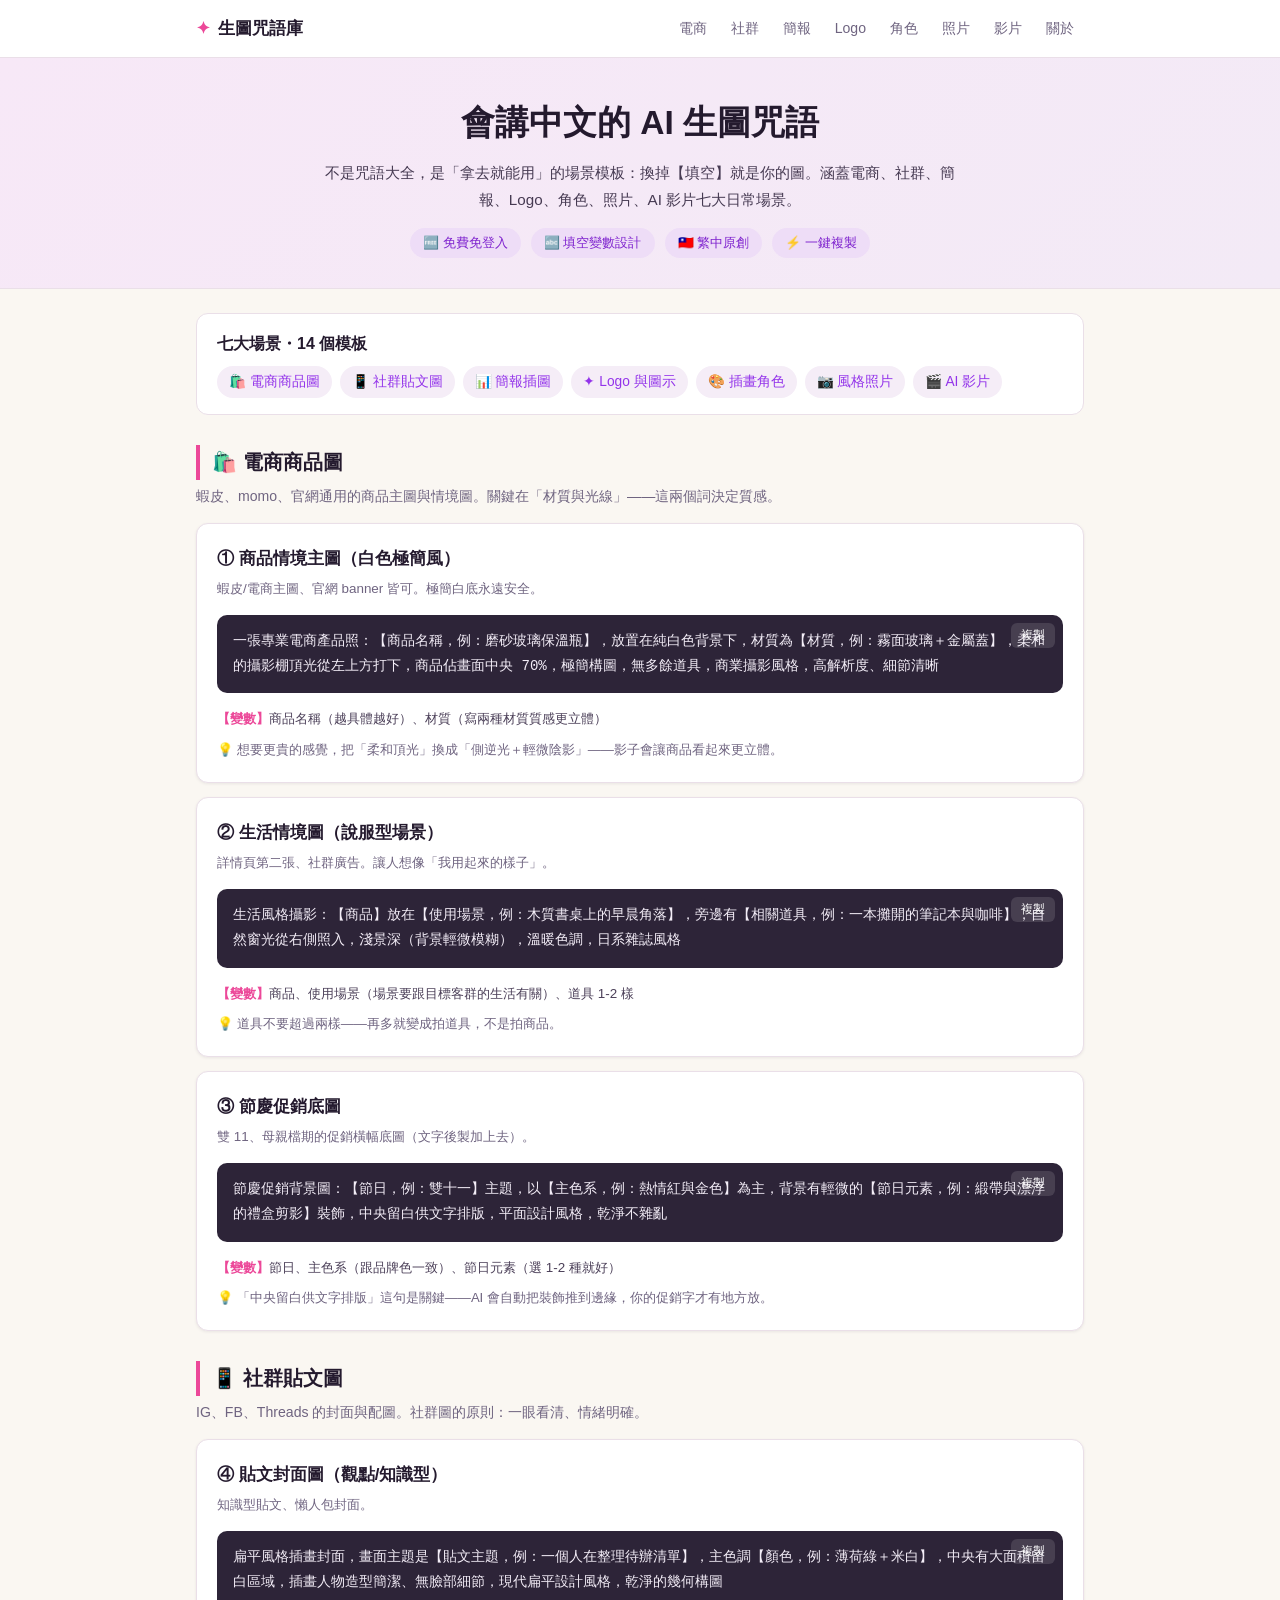
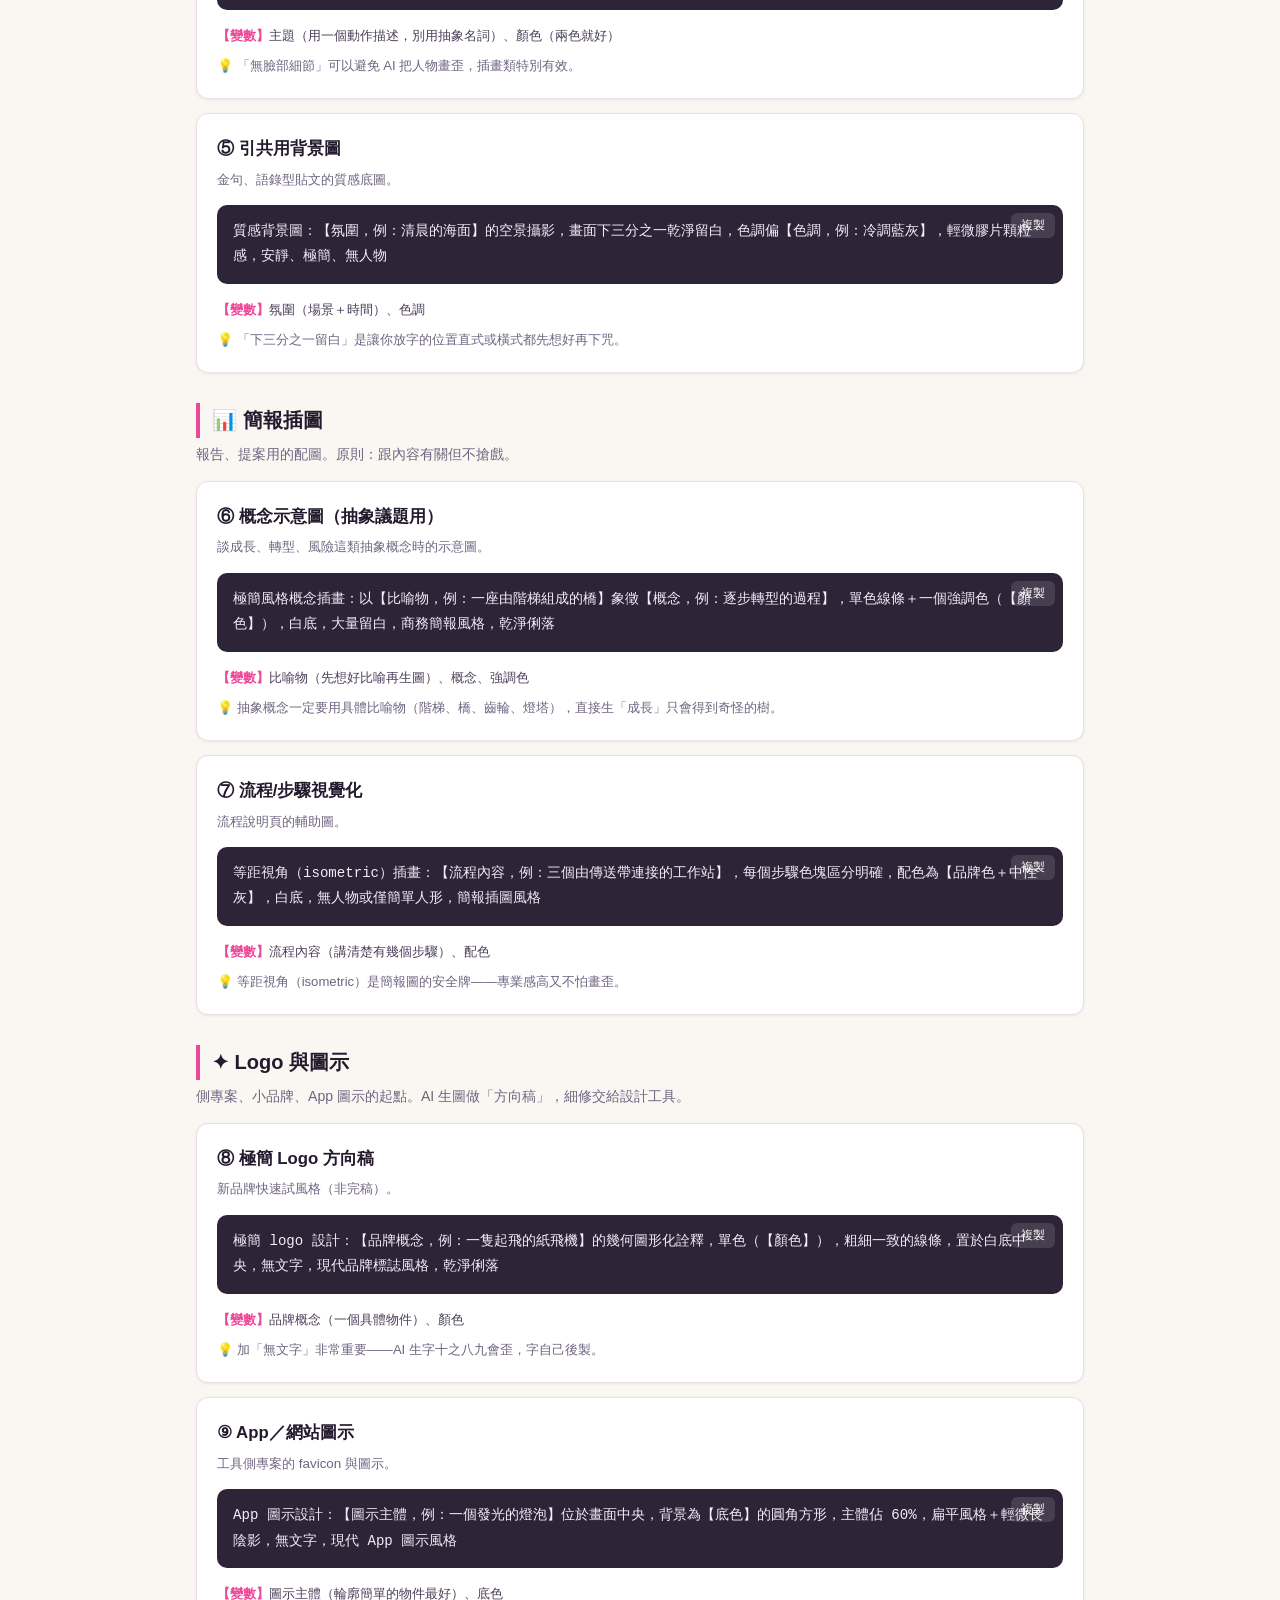
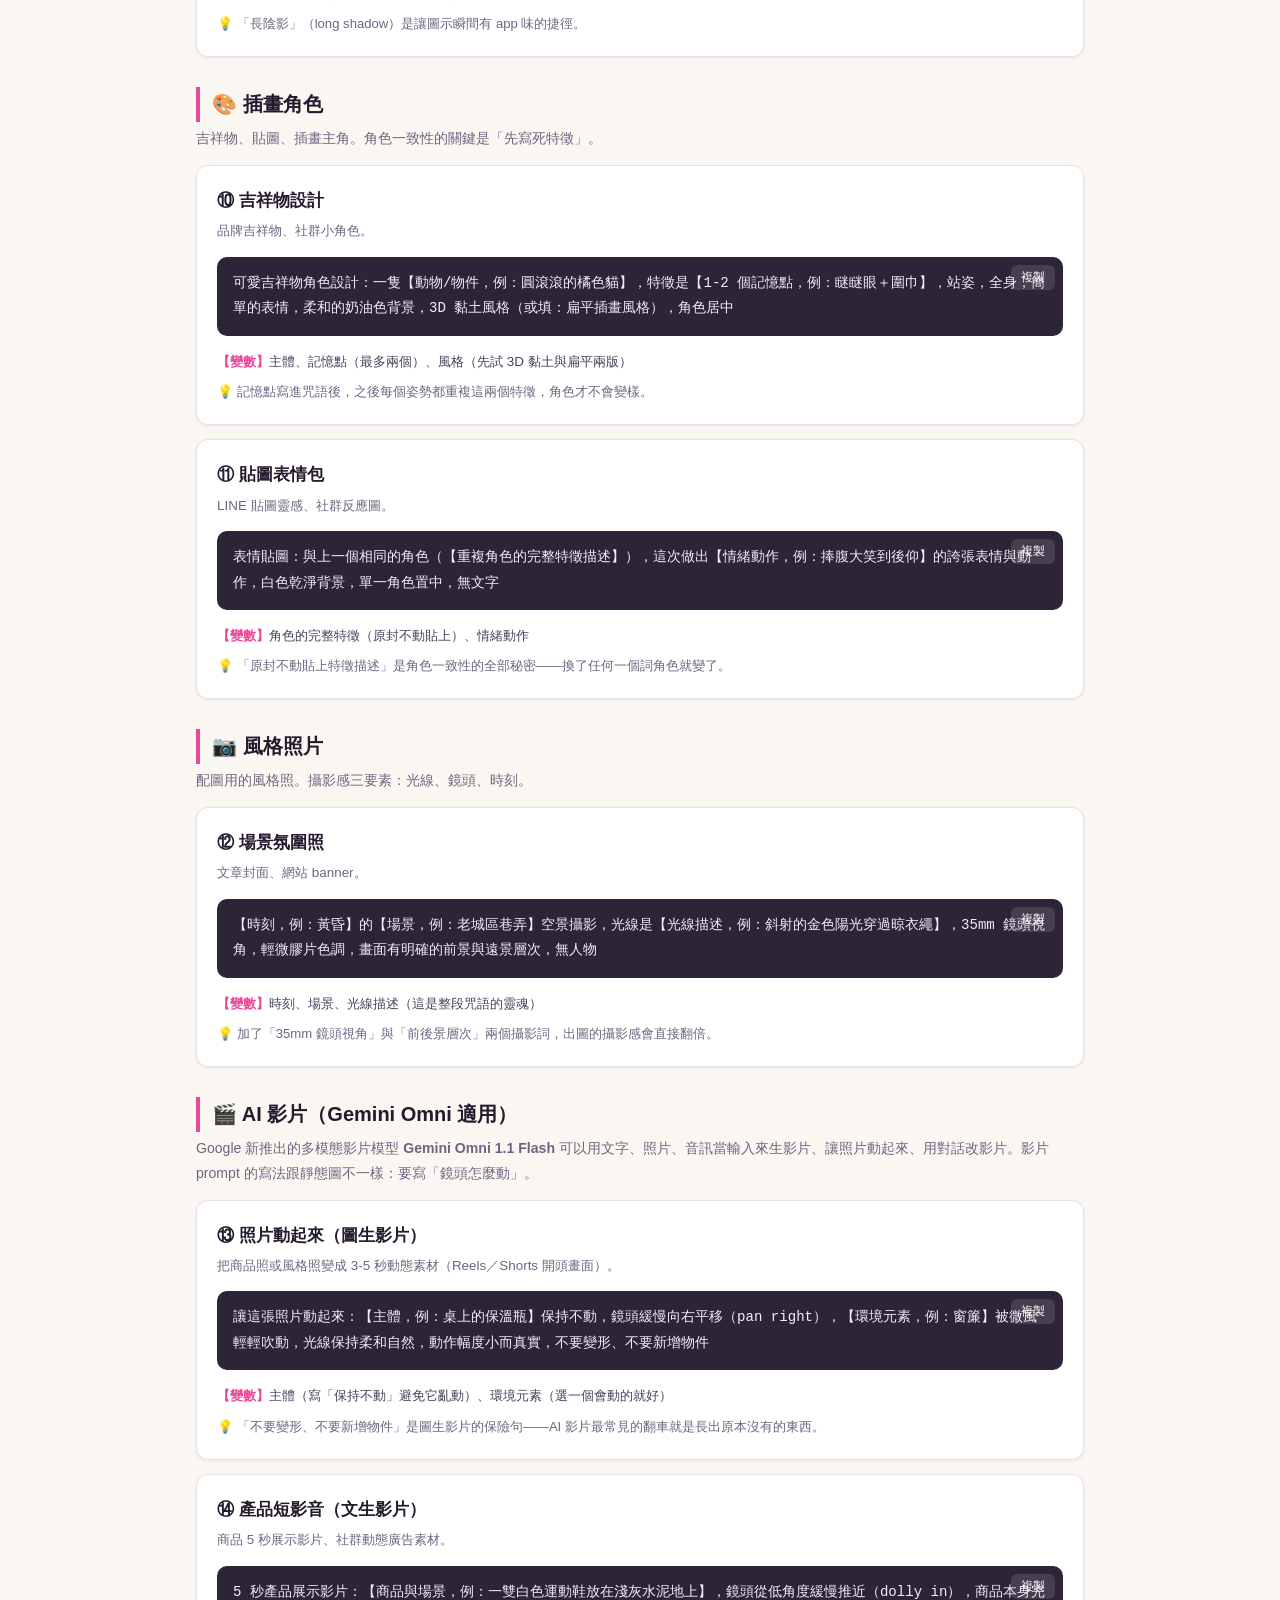
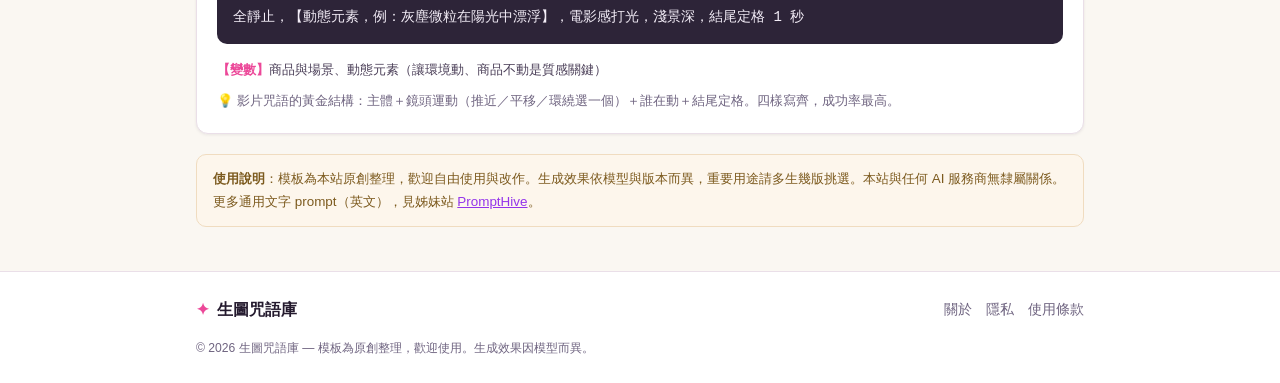
<file: index.html>
<!DOCTYPE html>
<html lang="zh-Hant">
<head>
<meta charset="UTF-8">
<meta name="viewport" content="width=device-width, initial-scale=1.0">
<title>生圖咒語庫｜中文 AI 圖像與影片 Prompt 模板——電商商品圖・社群貼圖・AI 影片【免費複製】</title>
<meta name="description" content="中文 AI 生圖提示詞模板庫：電商商品圖、社群貼文圖、簡報插圖、Logo、插畫角色、風格照片、AI 影片（Gemini Omni 適用）——每個模板附填空變數與使用技巧，一鍵複製，免費免登入。">
<meta name="keywords" content="生圖咒語, AI 生圖 prompt, 圖像生成 提示詞, 中文 prompt 模板, GPT-Image, 商品圖 prompt, AI 繪圖 關鍵字, prompt 範例, AI 影片 prompt, Gemini Omni 1.1 Flash, 照片動起來, 圖生影片">
<meta name="robots" content="index, follow">
<meta name="google-site-verification" content="uClyHOqctJ-RXdAOLDhKgkXRgO4AR02X2c3ocd_wlfQ">
<link rel="canonical" href="https://yam4111887-gif.github.io/prompt-gallery/">
<meta property="og:type" content="website">
<meta property="og:site_name" content="生圖咒語庫">
<meta property="og:title" content="生圖咒語庫 — 中文 AI 圖像 Prompt 模板（免費複製）">
<meta property="og:description" content="14 個場景化中文生圖與影片模板：填空變數＋技巧，一鍵複製。">
<link rel="stylesheet" href="style.css">
<script type="application/ld+json">
{
  "@context": "https://schema.org",
  "@type": "WebSite",
  "name": "生圖咒語庫",
  "url": "https://yam4111887-gif.github.io/prompt-gallery/",
  "description": "中文 AI 圖像生成提示詞模板庫：場景化、填空變數、免費複製。",
  "inLanguage": "zh-Hant"
}
</script>
</head>
<body>
<header class="site-header">
  <div class="nav-inner">
    <a class="logo" href="index.html"><span class="mark">✦</span>生圖咒語庫</a>
    <nav class="nav-links">
      <a href="#ec">電商</a>
      <a href="#social">社群</a>
      <a href="#deck">簡報</a>
      <a href="#logo">Logo</a>
      <a href="#character">角色</a>
      <a href="#photo">照片</a>
      <a href="#video">影片</a>
      <a href="about.html">關於</a>
    </nav>
  </div>
</header>

<section id="hero">
  <h1>會講中文的 AI 生圖咒語</h1>
  <p class="hero-sub">不是咒語大全，是「拿去就能用」的場景模板：換掉【填空】就是你的圖。涵蓋電商、社群、簡報、Logo、角色、照片、AI 影片七大日常場景。</p>
  <div class="badges">
    <span class="badge">🆓 免費免登入</span>
    <span class="badge">🔤 填空變數設計</span>
    <span class="badge">🇹🇼 繁中原創</span>
    <span class="badge">⚡ 一鍵複製</span>
  </div>
</section>

<main>
  <div class="toc">
    <h2>七大場景・14 個模板</h2>
    <div class="toc-links">
      <a href="#ec">🛍️ 電商商品圖</a><a href="#social">📱 社群貼文圖</a><a href="#deck">📊 簡報插圖</a>
      <a href="#logo">✦ Logo 與圖示</a><a href="#character">🎨 插畫角色</a><a href="#photo">📷 風格照片</a>
      <a href="#video">🎬 AI 影片</a>
    </div>
  </div>

  <section class="category" id="ec">
    <h2>🛍️ 電商商品圖</h2>
    <p class="cat-desc">蝦皮、momo、官網通用的商品主圖與情境圖。關鍵在「材質與光線」——這兩個詞決定質感。</p>

    <div class="tmpl">
      <h3>① 商品情境主圖（白色極簡風）</h3>
      <p class="use">蝦皮/電商主圖、官網 banner 皆可。極簡白底永遠安全。</p>
      <pre>一張專業電商產品照：【商品名稱，例：磨砂玻璃保溫瓶】，放置在純白色背景下，材質為【材質，例：霧面玻璃＋金屬蓋】，柔和的攝影棚頂光從左上方打下，商品佔畫面中央 70%，極簡構圖，無多餘道具，商業攝影風格，高解析度、細節清晰</pre>
      <p class="vars"><strong>【變數】</strong>商品名稱（越具體越好）、材質（寫兩種材質質感更立體）</p>
      <p class="tip">想要更貴的感覺，把「柔和頂光」換成「側逆光＋輕微陰影」——影子會讓商品看起來更立體。</p>
    </div>

    <div class="tmpl">
      <h3>② 生活情境圖（說服型場景）</h3>
      <p class="use">詳情頁第二張、社群廣告。讓人想像「我用起來的樣子」。</p>
      <pre>生活風格攝影：【商品】放在【使用場景，例：木質書桌上的早晨角落】，旁邊有【相關道具，例：一本攤開的筆記本與咖啡】，自然窗光從右側照入，淺景深（背景輕微模糊），溫暖色調，日系雜誌風格</pre>
      <p class="vars"><strong>【變數】</strong>商品、使用場景（場景要跟目標客群的生活有關）、道具 1-2 樣</p>
      <p class="tip">道具不要超過兩樣——再多就變成拍道具，不是拍商品。</p>
    </div>

    <div class="tmpl">
      <h3>③ 節慶促銷底圖</h3>
      <p class="use">雙 11、母親檔期的促銷橫幅底圖（文字後製加上去）。</p>
      <pre>節慶促銷背景圖：【節日，例：雙十一】主題，以【主色系，例：熱情紅與金色】為主，背景有輕微的【節日元素，例：緞帶與漂浮的禮盒剪影】裝飾，中央留白供文字排版，平面設計風格，乾淨不雜亂</pre>
      <p class="vars"><strong>【變數】</strong>節日、主色系（跟品牌色一致）、節日元素（選 1-2 種就好）</p>
      <p class="tip">「中央留白供文字排版」這句是關鍵——AI 會自動把裝飾推到邊緣，你的促銷字才有地方放。</p>
    </div>
  </section>

  <section class="category" id="social">
    <h2>📱 社群貼文圖</h2>
    <p class="cat-desc">IG、FB、Threads 的封面與配圖。社群圖的原則：一眼看清、情緒明確。</p>

    <div class="tmpl">
      <h3>④ 貼文封面圖（觀點/知識型）</h3>
      <p class="use">知識型貼文、懶人包封面。</p>
      <pre>扁平風格插畫封面，畫面主題是【貼文主題，例：一個人在整理待辦清單】，主色調【顏色，例：薄荷綠＋米白】，中央有大面積留白區域，插畫人物造型簡潔、無臉部細節，現代扁平設計風格，乾淨的幾何構圖</pre>
      <p class="vars"><strong>【變數】</strong>主題（用一個動作描述，別用抽象名詞）、顏色（兩色就好）</p>
      <p class="tip">「無臉部細節」可以避免 AI 把人物畫歪，插畫類特別有效。</p>
    </div>

    <div class="tmpl">
      <h3>⑤ 引共用背景圖</h3>
      <p class="use">金句、語錄型貼文的質感底圖。</p>
      <pre>質感背景圖：【氛圍，例：清晨的海面】的空景攝影，畫面下三分之一乾淨留白，色調偏【色調，例：冷調藍灰】，輕微膠片顆粒感，安靜、極簡、無人物</pre>
      <p class="vars"><strong>【變數】</strong>氛圍（場景＋時間）、色調</p>
      <p class="tip">「下三分之一留白」是讓你放字的位置直式或橫式都先想好再下咒。</p>
    </div>
  </section>

  <section class="category" id="deck">
    <h2>📊 簡報插圖</h2>
    <p class="cat-desc">報告、提案用的配圖。原則：跟內容有關但不搶戲。</p>

    <div class="tmpl">
      <h3>⑥ 概念示意圖（抽象議題用）</h3>
      <p class="use">談成長、轉型、風險這類抽象概念時的示意圖。</p>
      <pre>極簡風格概念插畫：以【比喻物，例：一座由階梯組成的橋】象徵【概念，例：逐步轉型的過程】，單色線條＋一個強調色（【顏色】），白底，大量留白，商務簡報風格，乾淨俐落</pre>
      <p class="vars"><strong>【變數】</strong>比喻物（先想好比喻再生圖）、概念、強調色</p>
      <p class="tip">抽象概念一定要用具體比喻物（階梯、橋、齒輪、燈塔），直接生「成長」只會得到奇怪的樹。</p>
    </div>

    <div class="tmpl">
      <h3>⑦ 流程/步驟視覺化</h3>
      <p class="use">流程說明頁的輔助圖。</p>
      <pre>等距視角（isometric）插畫：【流程內容，例：三個由傳送帶連接的工作站】，每個步驟色塊區分明確，配色為【品牌色＋中性灰】，白底，無人物或僅簡單人形，簡報插圖風格</pre>
      <p class="vars"><strong>【變數】</strong>流程內容（講清楚有幾個步驟）、配色</p>
      <p class="tip">等距視角（isometric）是簡報圖的安全牌——專業感高又不怕畫歪。</p>
    </div>
  </section>

  <section class="category" id="logo">
    <h2>✦ Logo 與圖示</h2>
    <p class="cat-desc">側專案、小品牌、App 圖示的起點。AI 生圖做「方向稿」，細修交給設計工具。</p>

    <div class="tmpl">
      <h3>⑧ 極簡 Logo 方向稿</h3>
      <p class="use">新品牌快速試風格（非完稿）。</p>
      <pre>極簡 logo 設計：【品牌概念，例：一隻起飛的紙飛機】的幾何圖形化詮釋，單色（【顏色】），粗細一致的線條，置於白底中央，無文字，現代品牌標誌風格，乾淨俐落</pre>
      <p class="vars"><strong>【變數】</strong>品牌概念（一個具體物件）、顏色</p>
      <p class="tip">加「無文字」非常重要——AI 生字十之八九會歪，字自己後製。</p>
    </div>

    <div class="tmpl">
      <h3>⑨ App／網站圖示</h3>
      <p class="use">工具側專案的 favicon 與圖示。</p>
      <pre>App 圖示設計：【圖示主體，例：一個發光的燈泡】位於畫面中央，背景為【底色】的圓角方形，主體佔 60%，扁平風格＋輕微長陰影，無文字，現代 App 圖示風格</pre>
      <p class="vars"><strong>【變數】</strong>圖示主體（輪廓簡單的物件最好）、底色</p>
      <p class="tip">「長陰影」（long shadow）是讓圖示瞬間有 app 味的捷徑。</p>
    </div>
  </section>

  <section class="category" id="character">
    <h2>🎨 插畫角色</h2>
    <p class="cat-desc">吉祥物、貼圖、插畫主角。角色一致性的關鍵是「先寫死特徵」。</p>

    <div class="tmpl">
      <h3>⑩ 吉祥物設計</h3>
      <p class="use">品牌吉祥物、社群小角色。</p>
      <pre>可愛吉祥物角色設計：一隻【動物/物件，例：圓滾滾的橘色貓】，特徵是【1-2 個記憶點，例：瞇瞇眼＋圍巾】，站姿，全身，簡單的表情，柔和的奶油色背景，3D 黏土風格（或填：扁平插畫風格），角色居中</pre>
      <p class="vars"><strong>【變數】</strong>主體、記憶點（最多兩個）、風格（先試 3D 黏土與扁平兩版）</p>
      <p class="tip">記憶點寫進咒語後，之後每個姿勢都重複這兩個特徵，角色才不會變樣。</p>
    </div>

    <div class="tmpl">
      <h3>⑪ 貼圖表情包</h3>
      <p class="use">LINE 貼圖靈感、社群反應圖。</p>
      <pre>表情貼圖：與上一個相同的角色（【重複角色的完整特徵描述】），這次做出【情緒動作，例：捧腹大笑到後仰】的誇張表情與動作，白色乾淨背景，單一角色置中，無文字</pre>
      <p class="vars"><strong>【變數】</strong>角色的完整特徵（原封不動貼上）、情緒動作</p>
      <p class="tip">「原封不動貼上特徵描述」是角色一致性的全部秘密——換了任何一個詞角色就變了。</p>
    </div>
  </section>

  <section class="category" id="photo">
    <h2>📷 風格照片</h2>
    <p class="cat-desc">配圖用的風格照。攝影感三要素：光線、鏡頭、時刻。</p>

    <div class="tmpl">
      <h3>⑫ 場景氛圍照</h3>
      <p class="use">文章封面、網站 banner。</p>
      <pre>【時刻，例：黃昏】的【場景，例：老城區巷弄】空景攝影，光線是【光線描述，例：斜射的金色陽光穿過晾衣繩】，35mm 鏡頭視角，輕微膠片色調，畫面有明確的前景與遠景層次，無人物</pre>
      <p class="vars"><strong>【變數】</strong>時刻、場景、光線描述（這是整段咒語的靈魂）</p>
      <p class="tip">加了「35mm 鏡頭視角」與「前後景層次」兩個攝影詞，出圖的攝影感會直接翻倍。</p>
    </div>
  </section>

  <section class="category" id="video">
    <h2>🎬 AI 影片（Gemini Omni 適用）</h2>
    <p class="cat-desc">Google 新推出的多模態影片模型 <strong>Gemini Omni 1.1 Flash</strong> 可以用文字、照片、音訊當輸入來生影片、讓照片動起來、用對話改影片。影片 prompt 的寫法跟靜態圖不一樣：要寫「鏡頭怎麼動」。</p>

    <div class="tmpl">
      <h3>⑬ 照片動起來（圖生影片）</h3>
      <p class="use">把商品照或風格照變成 3-5 秒動態素材（Reels／Shorts 開頭畫面）。</p>
      <pre>讓這張照片動起來：【主體，例：桌上的保溫瓶】保持不動，鏡頭緩慢向右平移（pan right），【環境元素，例：窗簾】被微風輕輕吹動，光線保持柔和自然，動作幅度小而真實，不要變形、不要新增物件</pre>
      <p class="vars"><strong>【變數】</strong>主體（寫「保持不動」避免它亂動）、環境元素（選一個會動的就好）</p>
      <p class="tip">「不要變形、不要新增物件」是圖生影片的保險句——AI 影片最常見的翻車就是長出原本沒有的東西。</p>
    </div>

    <div class="tmpl">
      <h3>⑭ 產品短影音（文生影片）</h3>
      <p class="use">商品 5 秒展示影片、社群動態廣告素材。</p>
      <pre>5 秒產品展示影片：【商品與場景，例：一雙白色運動鞋放在淺灰水泥地上】，鏡頭從低角度緩慢推近（dolly in），商品本身完全靜止，【動態元素，例：灰塵微粒在陽光中漂浮】，電影感打光，淺景深，結尾定格 1 秒</pre>
      <p class="vars"><strong>【變數】</strong>商品與場景、動態元素（讓環境動、商品不動是質感關鍵）</p>
      <p class="tip">影片咒語的黃金結構：主體＋鏡頭運動（推近／平移／環繞選一個）＋誰在動＋結尾定格。四樣寫齊，成功率最高。</p>
    </div>
  </section>

  <div class="notice">
    <strong>使用說明</strong>：模板為本站原創整理，歡迎自由使用與改作。生成效果依模型與版本而異，重要用途請多生幾版挑選。本站與任何 AI 服務商無隸屬關係。更多通用文字 prompt（英文），見姊妹站 <a href="https://prompthive-alpha.vercel.app" target="_blank" rel="noopener">PromptHive</a>。
  </div>
</main>

<footer>
  <div class="footer-inner">
    <div class="logo" style="font-size:1rem"><span class="mark">✦</span>生圖咒語庫</div>
    <nav class="footer-links">
      <a href="about.html">關於</a>
      <a href="privacy.html">隱私</a>
      <a href="terms.html">使用條款</a>
    </nav>
    <div class="footer-note">© 2026 生圖咒語庫 — 模板為原創整理，歡迎使用。生成效果因模型而異。</div>
  </div>
</footer>

<script>
document.querySelectorAll(".tmpl pre").forEach((pre) => {
  const btn = document.createElement("button");
  btn.className = "copy-btn";
  btn.textContent = "複製";
  btn.addEventListener("click", async () => {
    try {
      await navigator.clipboard.writeText(pre.textContent.replace("複製$", "").trim());
      btn.textContent = "✓ 已複製";
      setTimeout(() => (btn.textContent = "複製"), 1200);
    } catch { btn.textContent = "請手動複製"; }
  });
  pre.appendChild(btn);
});
</script>
</body>
</html>
</file>
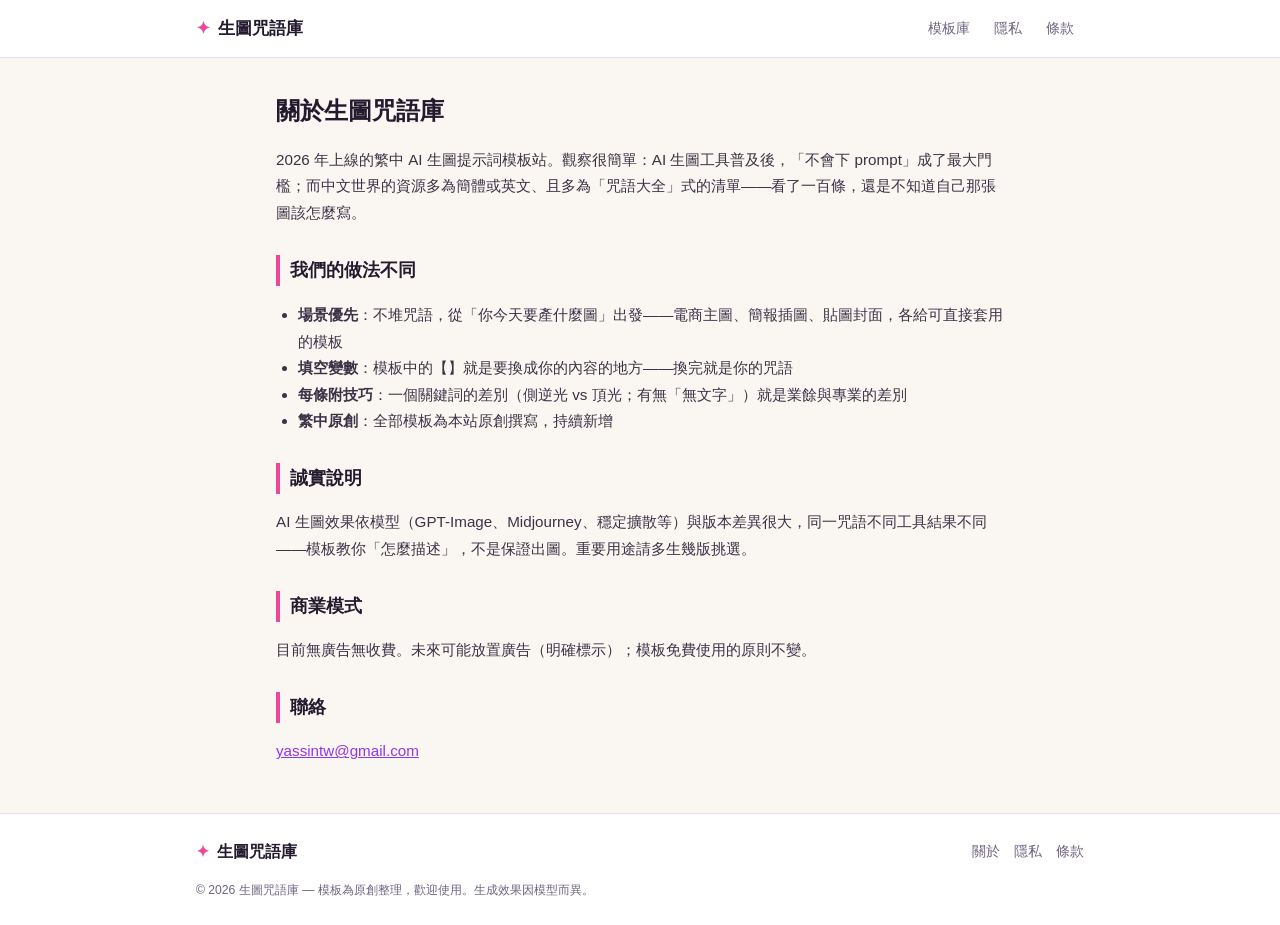
<file: about.html>
<!DOCTYPE html>
<html lang="zh-Hant">
<head>
<meta charset="UTF-8">
<meta name="viewport" content="width=device-width, initial-scale=1.0">
<title>關於生圖咒語庫 — 為什麼用中文寫 prompt 模板</title>
<meta name="description" content="生圖咒語庫是繁中原創的 AI 圖像 prompt 模板站：場景化、填空變數、免費複製。了解我們的設計理念。">
<meta name="robots" content="index, follow">
<link rel="canonical" href="https://yam4111887-gif.github.io/prompt-gallery/about.html">
<link rel="stylesheet" href="style.css">
</head>
<body>
<header class="site-header">
  <div class="nav-inner">
    <a class="logo" href="index.html"><span class="mark">✦</span>生圖咒語庫</a>
    <nav class="nav-links">
      <a href="index.html">模板庫</a>
      <a href="privacy.html">隱私</a>
      <a href="terms.html">條款</a>
    </nav>
  </div>
</header>

<div class="page">
  <h1>關於生圖咒語庫</h1>
  <p>2026 年上線的繁中 AI 生圖提示詞模板站。觀察很簡單：AI 生圖工具普及後，「不會下 prompt」成了最大門檻；而中文世界的資源多為簡體或英文、且多為「咒語大全」式的清單——看了一百條，還是不知道自己那張圖該怎麼寫。</p>

  <h2>我們的做法不同</h2>
  <ul>
    <li><strong>場景優先</strong>：不堆咒語，從「你今天要產什麼圖」出發——電商主圖、簡報插圖、貼圖封面，各給可直接套用的模板</li>
    <li><strong>填空變數</strong>：模板中的【】就是要換成你的內容的地方——換完就是你的咒語</li>
    <li><strong>每條附技巧</strong>：一個關鍵詞的差別（側逆光 vs 頂光；有無「無文字」）就是業餘與專業的差別</li>
    <li><strong>繁中原創</strong>：全部模板為本站原創撰寫，持續新增</li>
  </ul>

  <h2>誠實說明</h2>
  <p>AI 生圖效果依模型（GPT-Image、Midjourney、穩定擴散等）與版本差異很大，同一咒語不同工具結果不同——模板教你「怎麼描述」，不是保證出圖。重要用途請多生幾版挑選。</p>

  <h2>商業模式</h2>
  <p>目前無廣告無收費。未來可能放置廣告（明確標示）；模板免費使用的原則不變。</p>

  <h2>聯絡</h2>
  <p><a href="mailto:yassintw@gmail.com">yassintw@gmail.com</a></p>
</div>

<footer>
  <div class="footer-inner">
    <div class="logo" style="font-size:1rem"><span class="mark">✦</span>生圖咒語庫</div>
    <nav class="footer-links">
      <a href="about.html">關於</a>
      <a href="privacy.html">隱私</a>
      <a href="terms.html">條款</a>
    </nav>
    <div class="footer-note">© 2026 生圖咒語庫 — 模板為原創整理，歡迎使用。生成效果因模型而異。</div>
  </div>
</footer>
</body>
</html>
</file>
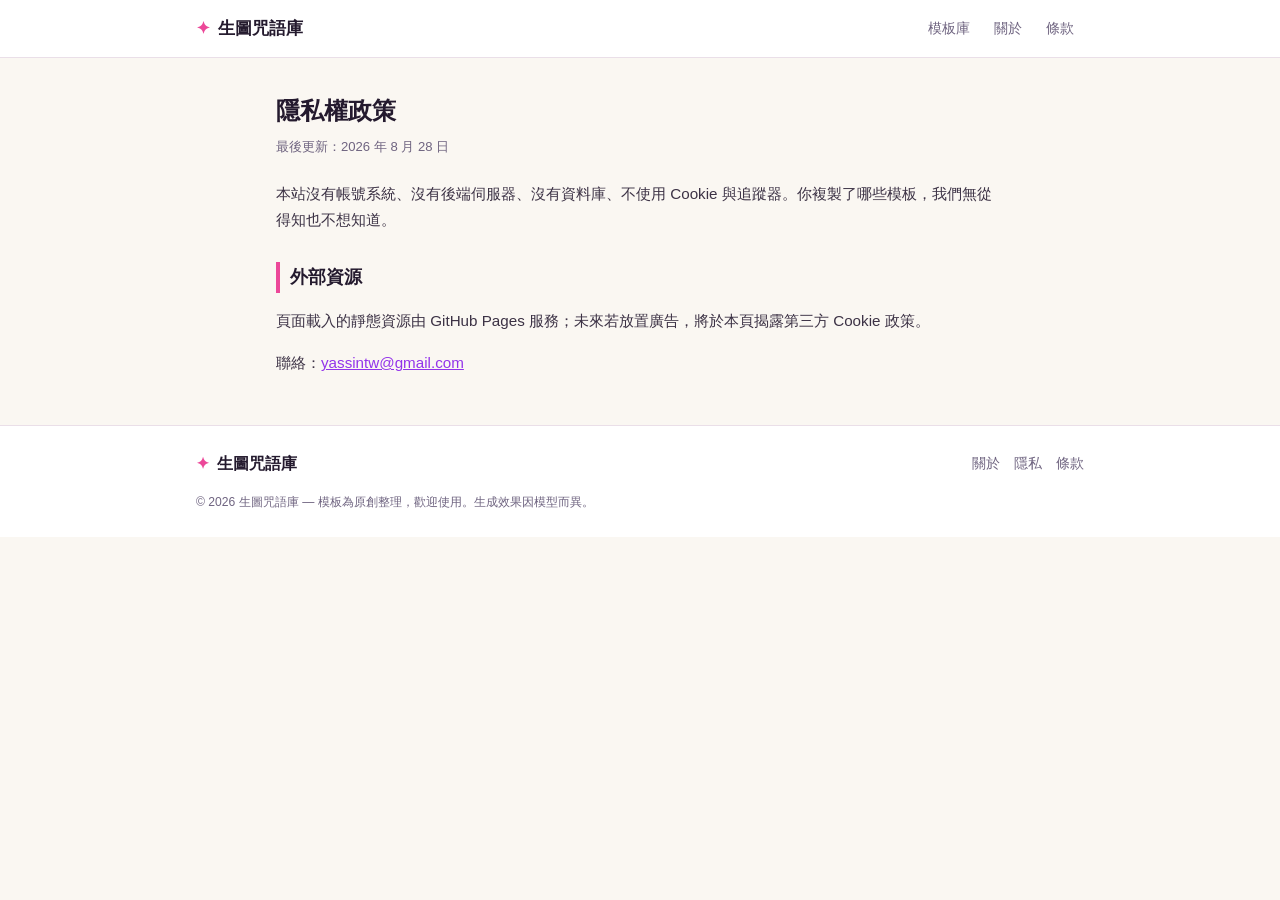
<file: privacy.html>
<!DOCTYPE html>
<html lang="zh-Hant">
<head>
<meta charset="UTF-8">
<meta name="viewport" content="width=device-width, initial-scale=1.0">
<title>隱私 — 生圖咒語庫</title>
<meta name="robots" content="noindex, follow">
<link rel="stylesheet" href="style.css">
</head>
<body>
<header class="site-header"><div class="nav-inner">
  <a class="logo" href="index.html"><span class="mark">✦</span>生圖咒語庫</a>
  <nav class="nav-links"><a href="index.html">模板庫</a><a href="about.html">關於</a><a href="terms.html">條款</a></nav>
</div></header>
<div class="page"><h1>隱私權政策</h1><div class="page-date">最後更新：2026 年 8 月 28 日</div>
  <p>本站沒有帳號系統、沒有後端伺服器、沒有資料庫、不使用 Cookie 與追蹤器。你複製了哪些模板，我們無從得知也不想知道。</p>
  <h2>外部資源</h2><p>頁面載入的靜態資源由 GitHub Pages 服務；未來若放置廣告，將於本頁揭露第三方 Cookie 政策。</p>
<p>聯絡：<a href="mailto:yassintw@gmail.com">yassintw@gmail.com</a></p></div>
<footer><div class="footer-inner">
  <div class="logo" style="font-size:1rem"><span class="mark">✦</span>生圖咒語庫</div>
  <nav class="footer-links"><a href="about.html">關於</a><a href="privacy.html">隱私</a><a href="terms.html">條款</a></nav>
  <div class="footer-note">© 2026 生圖咒語庫 — 模板為原創整理，歡迎使用。生成效果因模型而異。</div>
</div></footer>
</body>
</html>
</file>
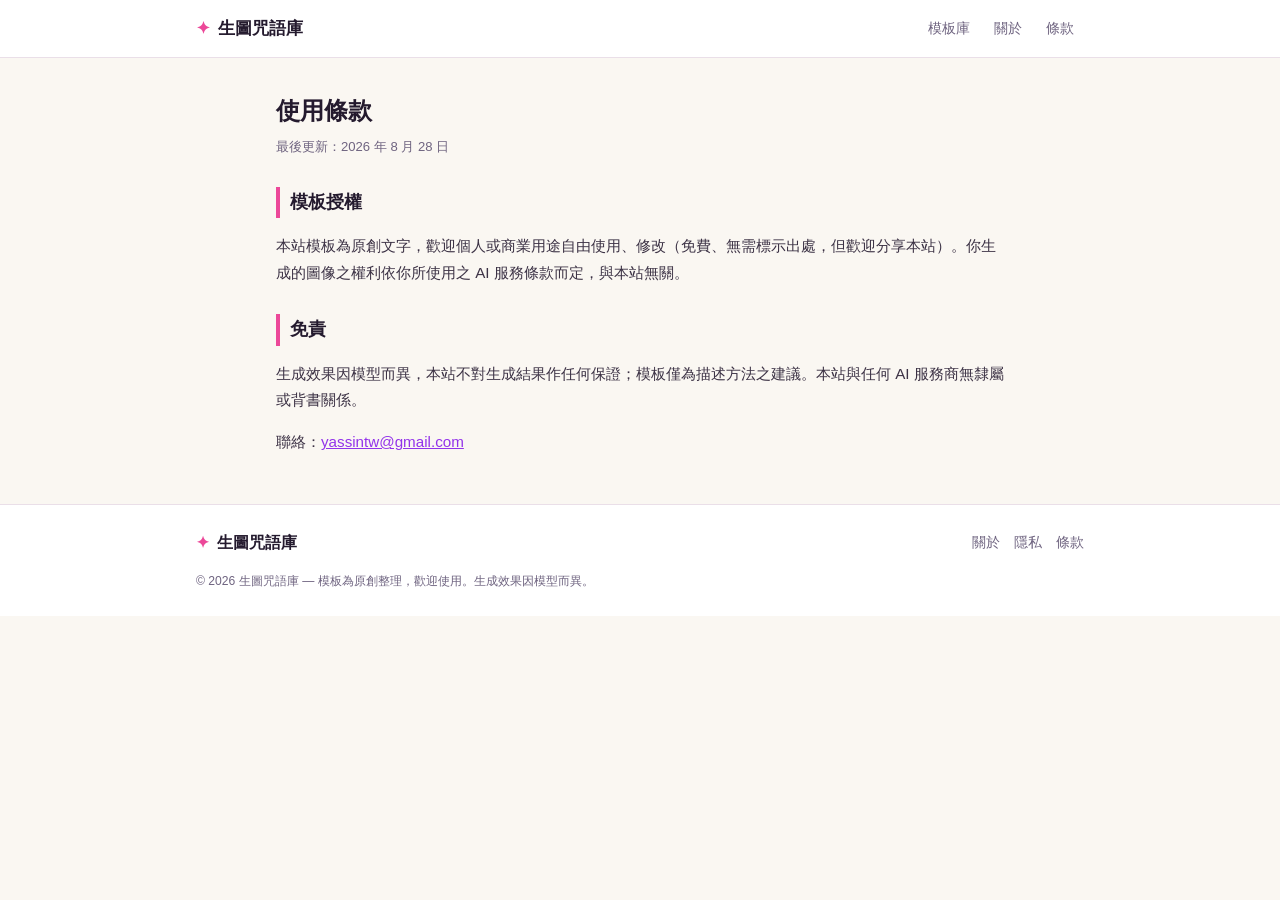
<file: terms.html>
<!DOCTYPE html>
<html lang="zh-Hant">
<head>
<meta charset="UTF-8">
<meta name="viewport" content="width=device-width, initial-scale=1.0">
<title>使用條款 — 生圖咒語庫</title>
<meta name="robots" content="noindex, follow">
<link rel="stylesheet" href="style.css">
</head>
<body>
<header class="site-header"><div class="nav-inner">
  <a class="logo" href="index.html"><span class="mark">✦</span>生圖咒語庫</a>
  <nav class="nav-links"><a href="index.html">模板庫</a><a href="about.html">關於</a><a href="terms.html">條款</a></nav>
</div></header>
<div class="page"><h1>使用條款</h1><div class="page-date">最後更新：2026 年 8 月 28 日</div>
  <h2>模板授權</h2><p>本站模板為原創文字，歡迎個人或商業用途自由使用、修改（免費、無需標示出處，但歡迎分享本站）。你生成的圖像之權利依你所使用之 AI 服務條款而定，與本站無關。</p>
  <h2>免責</h2><p>生成效果因模型而異，本站不對生成結果作任何保證；模板僅為描述方法之建議。本站與任何 AI 服務商無隸屬或背書關係。</p>
<p>聯絡：<a href="mailto:yassintw@gmail.com">yassintw@gmail.com</a></p></div>
<footer><div class="footer-inner">
  <div class="logo" style="font-size:1rem"><span class="mark">✦</span>生圖咒語庫</div>
  <nav class="footer-links"><a href="about.html">關於</a><a href="privacy.html">隱私</a><a href="terms.html">條款</a></nav>
  <div class="footer-note">© 2026 生圖咒語庫 — 模板為原創整理，歡迎使用。生成效果因模型而異。</div>
</div></footer>
</body>
</html>
</file>
<file: style.css>
:root {
  --bg: #faf7f2;
  --card: #ffffff;
  --text: #241a2e;
  --muted: #6f6480;
  --primary: #9333ea;
  --primary-dark: #7e22ce;
  --accent: #ec4899;
  --border: #eadfe8;
  --radius: 12px;
  --shadow: 0 1px 3px rgba(36, 26, 46, .08);
}

* { box-sizing: border-box; }

body {
  margin: 0;
  font-family: "Segoe UI", "Microsoft JhengHei", "PingFang TC", sans-serif;
  background: var(--bg);
  color: var(--text);
  line-height: 1.75;
}

.site-header { background: var(--card); border-bottom: 1px solid var(--border); position: sticky; top: 0; z-index: 10; }
.nav-inner { max-width: 920px; margin: 0 auto; padding: 10px 16px; display: flex; align-items: center; gap: 14px; }
.logo { font-weight: 800; font-size: 1.08rem; color: var(--text); text-decoration: none; display: inline-flex; align-items: center; gap: 8px; }
.logo .mark { color: var(--accent); }
.nav-links { display: flex; gap: 4px; flex-wrap: wrap; margin-left: auto; }
.nav-links a { color: var(--muted); text-decoration: none; font-size: .88rem; padding: 6px 10px; border-radius: 8px; }
.nav-links a:hover { color: var(--text); background: #f5edf3; }

#hero { background: linear-gradient(135deg, #f7e8f7 0%, #f3eaf6 100%); border-bottom: 1px solid var(--border); text-align: center; padding: 36px 16px 30px; }
#hero h1 { margin: 0 0 8px; font-size: clamp(1.5rem, 4.5vw, 2.1rem); }
.hero-sub { max-width: 640px; margin: 0 auto 14px; color: #463a52; font-size: .95rem; }
.badges { display: flex; justify-content: center; gap: 10px; flex-wrap: wrap; }
.badge { font-size: .8rem; color: var(--primary-dark); background: #eeddf7; border-radius: 999px; padding: 4px 13px; }

main { max-width: 920px; margin: 24px auto 44px; padding: 0 16px; }

.toc { background: var(--card); border: 1px solid var(--border); border-radius: var(--radius); padding: 16px 20px; margin-top: 18px; }
.toc h2 { margin: 0 0 8px; font-size: 1rem; }
.toc-links { display: flex; flex-wrap: wrap; gap: 8px; }
.toc-links a { font-size: .86rem; color: var(--primary); text-decoration: none; background: #f5edf7; padding: 4px 12px; border-radius: 999px; }

section.category { margin-top: 30px; }
section.category > h2 { font-size: 1.25rem; border-left: 4px solid var(--accent); padding-left: 12px; margin-bottom: 4px; }
section.category > p.cat-desc { color: var(--muted); font-size: .88rem; margin: 0 0 14px; }

.tmpl { background: var(--card); border: 1px solid var(--border); border-radius: var(--radius); padding: 20px; margin-bottom: 14px; box-shadow: var(--shadow); }
.tmpl h3 { margin: 0 0 4px; font-size: 1.05rem; }
.tmpl .use { color: var(--muted); font-size: .84rem; margin: 0 0 12px; }
.tmpl pre {
  background: #2d2438; color: #f3edf7; padding: 14px 16px; border-radius: 10px;
  white-space: pre-wrap; font-size: .88rem; line-height: 1.8; font-family: "Cascadia Code", Consolas, monospace;
  position: relative;
}
.tmpl .copy-btn { position: absolute; top: 8px; right: 8px; background: rgba(255,255,255,.12); color: #fff; border: none; border-radius: 6px; padding: 4px 10px; font-size: .76rem; cursor: pointer; }
.tmpl .copy-btn:hover { background: rgba(255,255,255,.25); }
.vars { margin: 10px 0 0; font-size: .84rem; color: #4b3f58; }
.vars strong { color: var(--accent); }
.tip { margin: 8px 0 0; font-size: .82rem; color: var(--muted); }
.tip::before { content: "💡 "; }

.notice { background: #fdf6ec; border: 1px solid #f0dcc0; border-radius: 10px; padding: 12px 16px; font-size: .84rem; color: #7c5a1e; margin-top: 20px; }
.notice a, .page a { color: var(--primary); }

.page { max-width: 760px; margin: 32px auto 48px; padding: 0 16px; }
.page h1 { font-size: 1.5rem; margin-bottom: 4px; }
.page-date { color: var(--muted); font-size: .82rem; margin-bottom: 22px; }
.page h2 { font-size: 1.12rem; margin-top: 28px; border-left: 4px solid var(--accent); padding-left: 10px; }
.page p, .page li { font-size: .95rem; color: #3c3245; }
.page ul { padding-left: 22px; }

footer { border-top: 1px solid var(--border); background: var(--card); margin-top: 30px; }
.footer-inner { max-width: 920px; margin: 0 auto; padding: 24px 16px; display: flex; flex-wrap: wrap; gap: 14px; align-items: center; }
.footer-links { display: flex; gap: 14px; flex-wrap: wrap; margin-left: auto; }
.footer-links a { color: var(--muted); text-decoration: none; font-size: .86rem; }
.footer-note { width: 100%; color: var(--muted); font-size: .76rem; }
</file>
